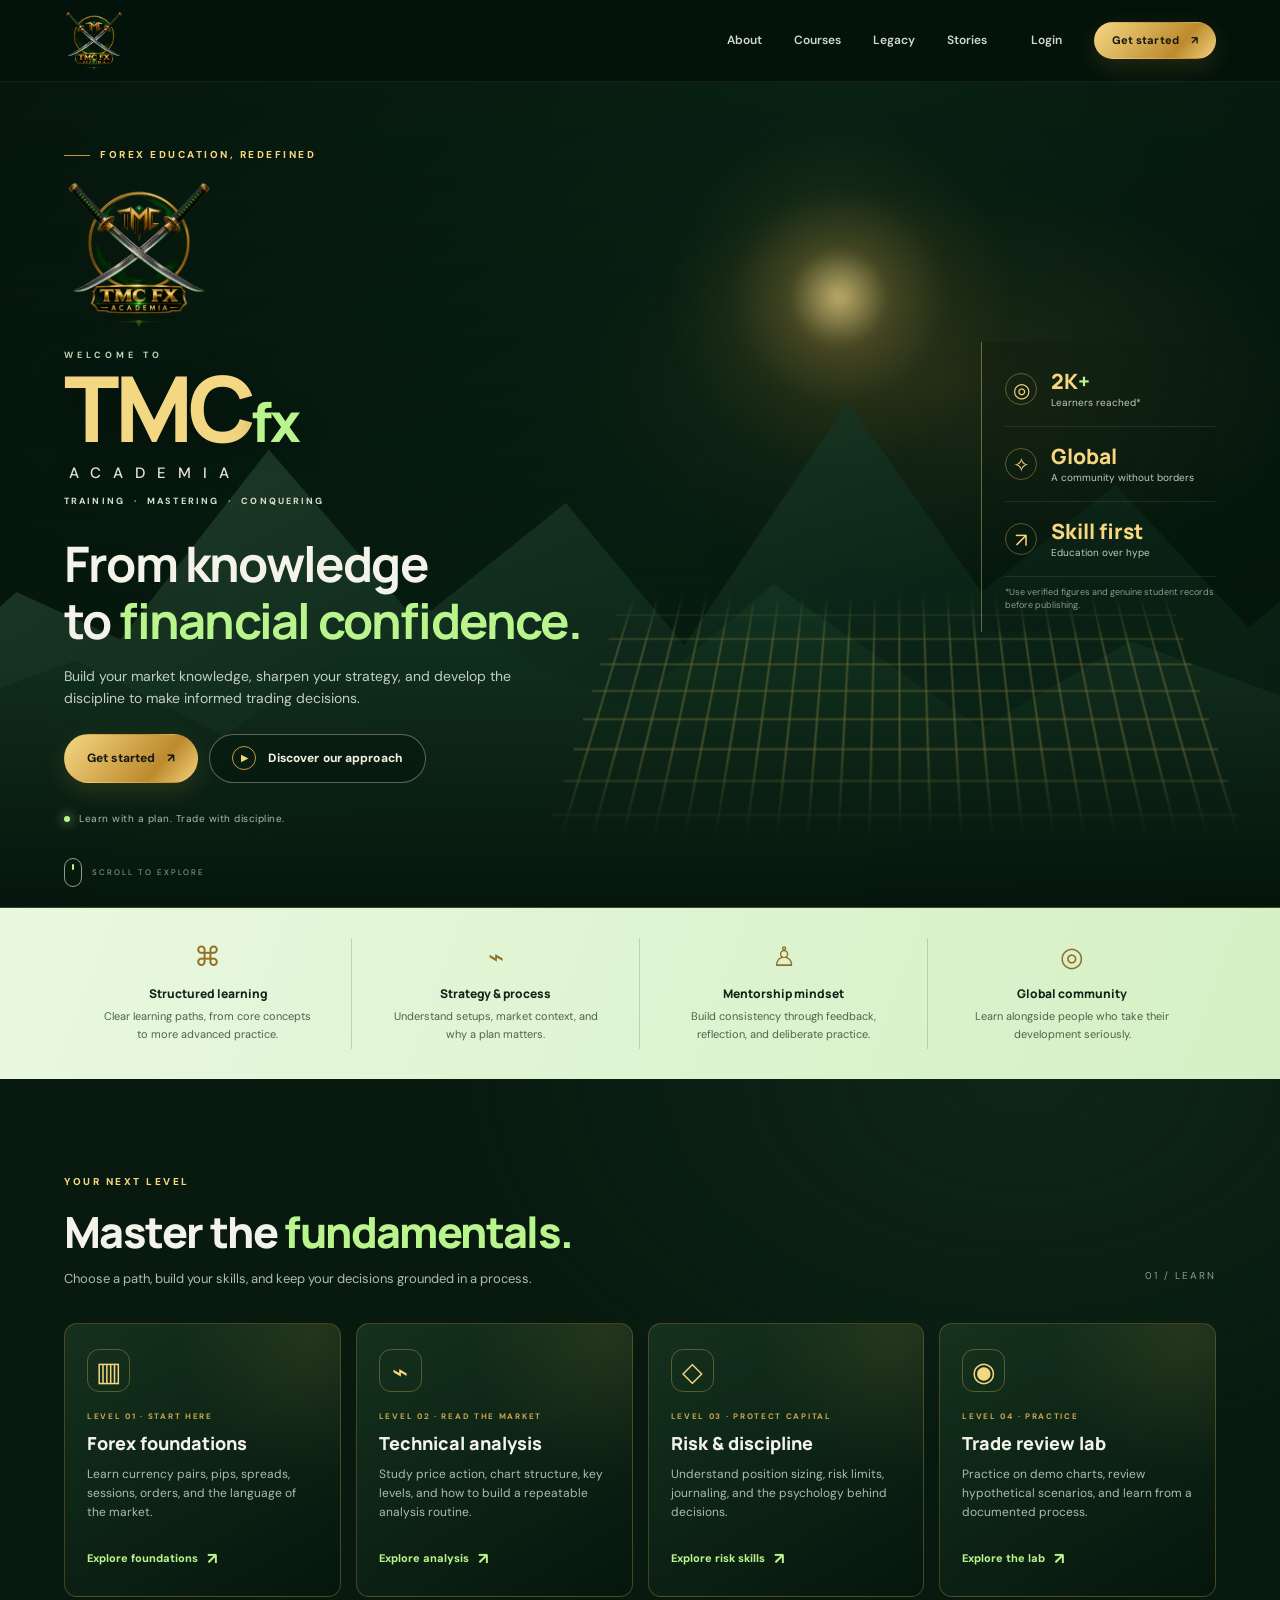
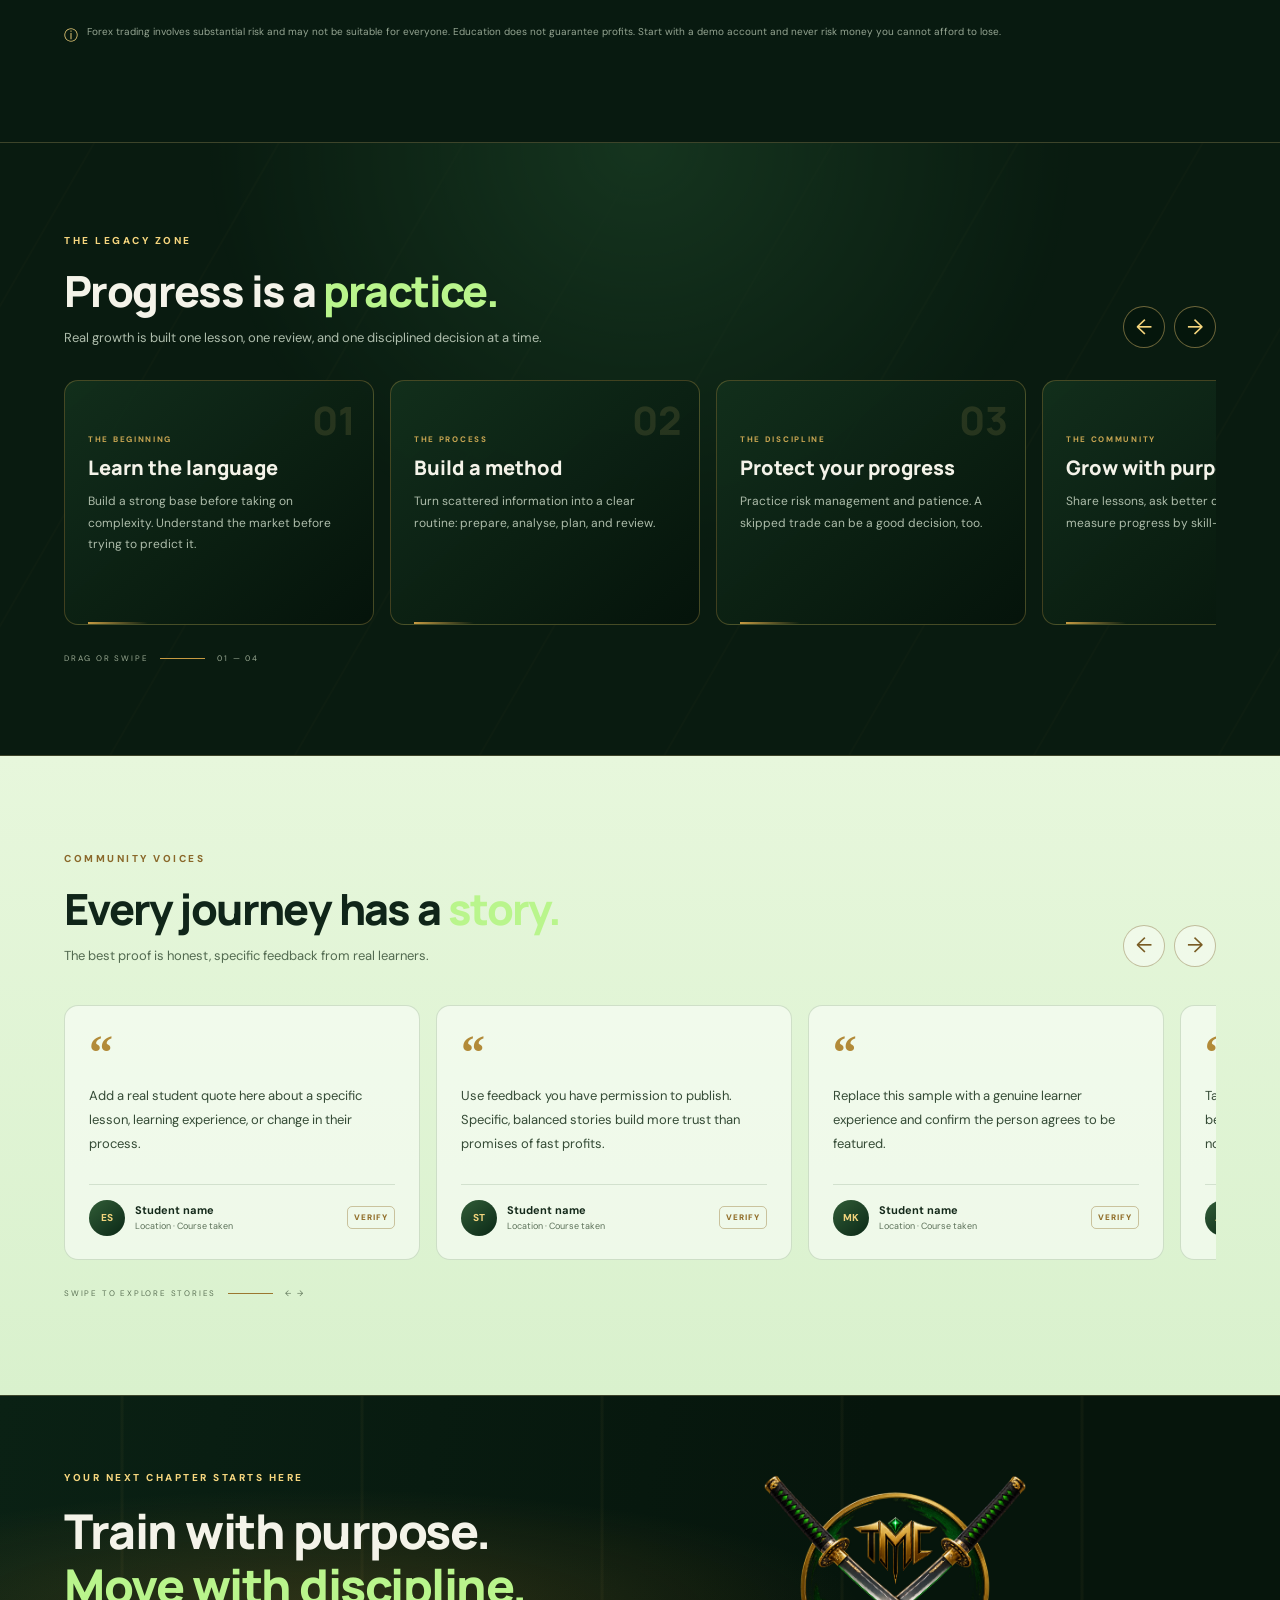
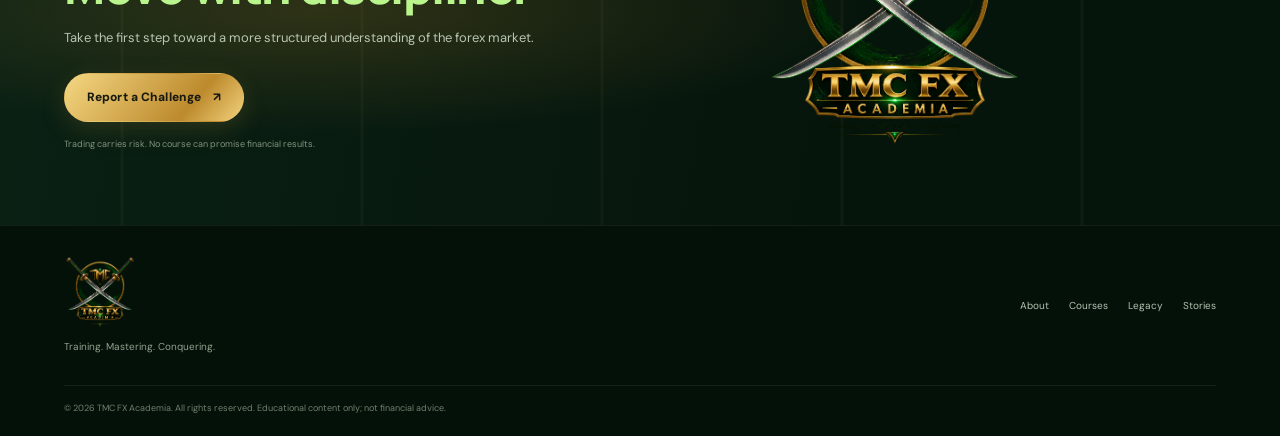
<file: index.html>
<!doctype html>
<html lang="en">
<head>
  <meta charset="utf-8">
  <meta name="viewport" content="width=device-width, initial-scale=1">
  <meta name="theme-color" content="#07180f">
  <meta name="description" content="TMC FX Academia — Training. Mastering. Conquering. Practical forex education for traders building skill, discipline and confidence.">
  <title>TMC FX Academia — Training. Mastering. Conquering.</title>
  <link rel="preconnect" href="https://fonts.googleapis.com">
  <link rel="preconnect" href="https://fonts.gstatic.com" crossorigin>
  <link href="https://fonts.googleapis.com/css2?family=DM+Sans:wght@400;500;600;700&family=Manrope:wght@400;500;600;700;800&display=swap" rel="stylesheet">
  <link rel="stylesheet" href="styles.css">
</head>
<body>
  <a class="skip-link" href="#main">Skip to content</a>
  <header class="site-header" id="top">
    <a class="brand" href="#top" aria-label="TMC FX Academia home">
      <img class="brand-logo" src="Assets/tmc-fx-academia-logo.png" alt="TMC FX Academia crest">
    </a>
    <button class="menu-toggle" type="button" aria-expanded="false" aria-controls="primary-nav" aria-label="Open navigation"><span></span><span></span><span></span></button>
    <nav class="primary-nav" id="primary-nav" aria-label="Main navigation">
      <a href="#about">About</a><a href="#courses">Courses</a><a href="#legacy">Legacy</a><a href="#testimonials">Stories</a>
      <a class="nav-login" href="login.html">Login</a><a class="button button-gold button-small" href="signup.html">Get started <span aria-hidden="true">↗</span></a>
    </nav>
  </header>

  <main id="main">
    <section class="hero" aria-labelledby="hero-title">
      <div class="hero-sky" aria-hidden="true"><div class="sun-glow"></div><div class="mountain mountain-back"></div><div class="mountain mountain-front"></div><div class="city-lights"></div></div>
      <div class="hero-grid">
        <div class="hero-copy">
          <p class="eyebrow"><span class="eyebrow-line"></span> Forex education, redefined</p>
          <div class="hero-emblem"><img class="full-brand-logo" src="Assets/tmc-fx-academia-logo.png" alt="TMC FX Academia gold and green katana crest"></div>
          <p class="hero-overline">WELCOME TO</p>
          <h1 id="hero-title">TMC<span>fx</span><small>ACADEMIA</small></h1>
          <p class="motto">TRAINING <i>·</i> MASTERING <i>·</i> CONQUERING</p>
          <h2>From knowledge<br>to <span>financial confidence.</span></h2>
          <p class="hero-description">Build your market knowledge, sharpen your strategy, and develop the discipline to make informed trading decisions.</p>
          <div class="hero-actions"><a class="button button-gold" href="signup.html">Get started <span aria-hidden="true">↗</span></a><a class="button button-glass" href="#about"><span class="play-icon" aria-hidden="true">▶</span> Discover our approach</a></div>
          <div class="hero-note"><span class="note-dot"></span> Learn with a plan. Trade with discipline.</div>
        </div>
        <aside class="hero-stats" aria-label="Academy highlights">
          <div class="stat"><span class="stat-icon" aria-hidden="true">◎</span><div><strong>2K<span>+</span></strong><small>Learners reached*</small></div></div>
          <div class="stat"><span class="stat-icon" aria-hidden="true">✧</span><div><strong>Global</strong><small>A community without borders</small></div></div>
          <div class="stat"><span class="stat-icon" aria-hidden="true">↗</span><div><strong>Skill first</strong><small>Education over hype</small></div></div>
          <p class="stat-disclaimer">*Use verified figures and genuine student records before publishing.</p>
        </aside>
      </div>
      <a class="scroll-cue" href="#about"><span></span> SCROLL TO EXPLORE</a>
    </section>

    <section class="principles" id="about" aria-label="Our learning principles">
      <article class="principle"><span class="principle-icon" aria-hidden="true">⌘</span><h3>Structured learning</h3><p>Clear learning paths, from core concepts to more advanced practice.</p></article>
      <article class="principle"><span class="principle-icon" aria-hidden="true">⌁</span><h3>Strategy &amp; process</h3><p>Understand setups, market context, and why a plan matters.</p></article>
      <article class="principle"><span class="principle-icon" aria-hidden="true">♙</span><h3>Mentorship mindset</h3><p>Build consistency through feedback, reflection, and deliberate practice.</p></article>
      <article class="principle"><span class="principle-icon" aria-hidden="true">◎</span><h3>Global community</h3><p>Learn alongside people who take their development seriously.</p></article>
    </section>

    <section class="section courses-section" id="courses">
      <div class="section-heading"><div><p class="eyebrow">YOUR NEXT LEVEL</p><h2>Master the <span>fundamentals.</span></h2><p class="section-intro">Choose a path, build your skills, and keep your decisions grounded in a process.</p></div><span class="section-index">01 / LEARN</span></div>
      <div class="course-grid">
        <article class="course-card"><div class="course-symbol" aria-hidden="true">▥</div><p class="course-level">LEVEL 01 · START HERE</p><h3>Forex foundations</h3><p>Learn currency pairs, pips, spreads, sessions, orders, and the language of the market.</p><a href="#join" class="text-link">Explore foundations <span>↗</span></a></article>
        <article class="course-card"><div class="course-symbol" aria-hidden="true">⌁</div><p class="course-level">LEVEL 02 · READ THE MARKET</p><h3>Technical analysis</h3><p>Study price action, chart structure, key levels, and how to build a repeatable analysis routine.</p><a href="#join" class="text-link">Explore analysis <span>↗</span></a></article>
        <article class="course-card"><div class="course-symbol" aria-hidden="true">◇</div><p class="course-level">LEVEL 03 · PROTECT CAPITAL</p><h3>Risk &amp; discipline</h3><p>Understand position sizing, risk limits, journaling, and the psychology behind decisions.</p><a href="#join" class="text-link">Explore risk skills <span>↗</span></a></article>
        <article class="course-card"><div class="course-symbol" aria-hidden="true">◉</div><p class="course-level">LEVEL 04 · PRACTICE</p><h3>Trade review lab</h3><p>Practice on demo charts, review hypothetical scenarios, and learn from a documented process.</p><a href="#join" class="text-link">Explore the lab <span>↗</span></a></article>
      </div>
      <p class="risk-note"><span aria-hidden="true">ⓘ</span> Forex trading involves substantial risk and may not be suitable for everyone. Education does not guarantee profits. Start with a demo account and never risk money you cannot afford to lose.</p>
    </section>

    <section class="legacy-section" id="legacy">
      <div class="legacy-backdrop" aria-hidden="true"></div>
      <div class="legacy-content">
        <div class="section-heading legacy-heading"><div><p class="eyebrow">THE LEGACY ZONE</p><h2>Progress is a <span>practice.</span></h2><p class="section-intro">Real growth is built one lesson, one review, and one disciplined decision at a time.</p></div><div class="carousel-controls"><button class="icon-button" type="button" data-scroll="legacy-track" data-direction="-1" aria-label="Scroll legacy cards left">←</button><button class="icon-button" type="button" data-scroll="legacy-track" data-direction="1" aria-label="Scroll legacy cards right">→</button></div></div>
        <div class="horizontal-track legacy-track" id="legacy-track" tabindex="0" aria-label="Legacy milestones; scroll horizontally">
          <article class="legacy-card"><span class="legacy-number">01</span><p class="course-level">THE BEGINNING</p><h3>Learn the language</h3><p>Build a strong base before taking on complexity. Understand the market before trying to predict it.</p><span class="legacy-line"></span></article>
          <article class="legacy-card"><span class="legacy-number">02</span><p class="course-level">THE PROCESS</p><h3>Build a method</h3><p>Turn scattered information into a clear routine: prepare, analyse, plan, and review.</p><span class="legacy-line"></span></article>
          <article class="legacy-card"><span class="legacy-number">03</span><p class="course-level">THE DISCIPLINE</p><h3>Protect your progress</h3><p>Practice risk management and patience. A skipped trade can be a good decision, too.</p><span class="legacy-line"></span></article>
          <article class="legacy-card"><span class="legacy-number">04</span><p class="course-level">THE COMMUNITY</p><h3>Grow with purpose</h3><p>Share lessons, ask better questions, and measure progress by skill—not by hype.</p><span class="legacy-line"></span></article>
        </div>
        <div class="track-hint"><span>DRAG OR SWIPE</span><span class="hint-rule"></span><span>01 — 04</span></div>
      </div>
    </section>

    <section class="section testimonials-section" id="testimonials">
      <div class="section-heading"><div><p class="eyebrow">COMMUNITY VOICES</p><h2>Every journey has a <span>story.</span></h2><p class="section-intro">The best proof is honest, specific feedback from real learners.</p></div><div class="carousel-controls"><button class="icon-button" type="button" data-scroll="testimonial-track" data-direction="-1" aria-label="Scroll testimonials left">←</button><button class="icon-button" type="button" data-scroll="testimonial-track" data-direction="1" aria-label="Scroll testimonials right">→</button></div></div>
      <div class="horizontal-track testimonial-track" id="testimonial-track" tabindex="0" aria-label="Student testimonials; scroll horizontally">
        <article class="testimonial-card"><div class="quote-mark">“</div><p class="quote-text">Add a real student quote here about a specific lesson, learning experience, or change in their process.</p><div class="reviewer"><span class="reviewer-avatar">ES</span><div><strong>Student name</strong><small>Location · Course taken</small></div><span class="verified-label">VERIFY</span></div></article>
        <article class="testimonial-card"><div class="quote-mark">“</div><p class="quote-text">Use feedback you have permission to publish. Specific, balanced stories build more trust than promises of fast profits.</p><div class="reviewer"><span class="reviewer-avatar">ST</span><div><strong>Student name</strong><small>Location · Course taken</small></div><span class="verified-label">VERIFY</span></div></article>
        <article class="testimonial-card"><div class="quote-mark">“</div><p class="quote-text">Replace this sample with a genuine learner experience and confirm the person agrees to be featured.</p><div class="reviewer"><span class="reviewer-avatar">MK</span><div><strong>Student name</strong><small>Location · Course taken</small></div><span class="verified-label">VERIFY</span></div></article>
        <article class="testimonial-card"><div class="quote-mark">“</div><p class="quote-text">Talk about confidence in the learning process, better preparation, or improved risk awareness—not guaranteed returns.</p><div class="reviewer"><span class="reviewer-avatar">AO</span><div><strong>Student name</strong><small>Location · Course taken</small></div><span class="verified-label">VERIFY</span></div></article>
      </div>
      <div class="track-hint"><span>SWIPE TO EXPLORE STORIES</span><span class="hint-rule"></span><span>← →</span></div>
    </section>

    <section class="join-section" id="join">
      <div class="join-glow" aria-hidden="true"></div><div class="join-inner"><p class="eyebrow">YOUR NEXT CHAPTER STARTS HERE</p><h2>Train with purpose.<br><span>Move with discipline.</span></h2><p>Take the first step toward a more structured understanding of the forex market.</p><a class="button button-gold" href="mailto:kingscalesd@gmail.com?subject=TMC%20FX%20Academia%20%E2%80%94%20Report%20a%20Challenge&body=Hello%20TMC%20FX%20Academia%2C%0A%0AI%20would%20like%20to%20share%20a%20challenge%20I%27m%20facing%20with%20my%20forex%20learning.%0A%0AMy%20challenge%3A%20%0A%0AWhat%20I%20need%20help%20with%3A%20">Report a Challenge <span aria-hidden="true">↗</span></a><small>Trading carries risk. No course can promise financial results.</small></div><div class="join-seal"><img class="full-brand-logo" src="Assets/tmc-fx-academia-logo.png" alt="TMC FX Academia gold and green katana crest"></div>
    </section>
  </main>

  <footer class="site-footer"><a class="brand footer-brand" href="#top" aria-label="TMC FX Academia home"><img class="brand-logo footer-logo" src="Assets/tmc-fx-academia-logo.png" alt="TMC FX Academia crest"></a><p>Training. Mastering. Conquering.</p><nav aria-label="Footer navigation"><a href="#about">About</a><a href="#courses">Courses</a><a href="#legacy">Legacy</a><a href="#testimonials">Stories</a></nav><p class="footer-legal">© <span id="year"></span> TMC FX Academia. All rights reserved. Educational content only; not financial advice.</p></footer>
  <script src="script.js" defer></script>
</body>
</html>
</file>
<file: styles.css>
:root{--forest:#06170e;--forest-2:#0a2115;--forest-3:#102c1b;--green:#b9f58c;--green-soft:#e4f7d6;--gold:#c69a42;--gold-light:#f6d67e;--chrome:#cbd0c5;--ink:#f4f3e9;--muted:#b4c1b1;--line:rgba(214,190,120,.25);--max:1200px;--radius:18px;--shadow:0 24px 70px rgba(0,0,0,.25)}
*{box-sizing:border-box}html{scroll-behavior:smooth;scroll-padding-top:86px}body{margin:0;background:var(--forest);color:var(--ink);font-family:'DM Sans',sans-serif;line-height:1.6;-webkit-font-smoothing:antialiased}body.menu-open{overflow:hidden}a{color:inherit;text-decoration:none}button{font:inherit}.skip-link{position:absolute;top:-60px;left:12px;z-index:100;background:var(--green);color:#07180f;padding:10px 14px;border-radius:8px}.skip-link:focus{top:12px}:focus-visible{outline:2px solid var(--green);outline-offset:4px}.site-header{height:82px;position:sticky;top:0;z-index:50;display:flex;align-items:center;justify-content:space-between;padding:0 max(5vw,24px);background:rgba(4,18,11,.9);backdrop-filter:blur(16px);border-bottom:1px solid rgba(255,255,255,.07)}.brand{display:inline-flex;align-items:center;gap:10px;flex-shrink:0}.brand-mark{width:39px;height:38px;position:relative;display:grid;place-items:center}.brand-monogram{position:relative;z-index:2;display:grid;place-items:center;width:18px;height:18px;border:1px solid var(--gold-light);border-radius:50%;background:var(--forest);color:var(--gold-light);font:800 10px Manrope,sans-serif}.blade{position:absolute;width:36px;height:2px;top:16px;background:linear-gradient(90deg,#6e5426,#f7df9b,#cbd0c5);border-radius:4px}.blade:after{content:'';position:absolute;width:4px;height:7px;background:#d7b45e;top:-2px;right:3px}.blade-left{transform:rotate(38deg);left:-5px}.blade-right{transform:rotate(-38deg);right:-5px}.brand-word{font-family:Manrope,sans-serif;font-weight:800;font-size:23px;line-height:1;letter-spacing:-1.4px;color:var(--gold-light)}.brand-word>span{color:var(--green);font-size:.75em}.brand-word small{display:block;font-family:'DM Sans',sans-serif;font-size:8px;letter-spacing:4px;color:#e5ddc4;text-align:center;margin-top:5px}.primary-nav{display:flex;align-items:center;gap:clamp(16px,2.5vw,34px);font-size:12px;font-weight:600}.primary-nav>a:not(.button){color:#d2dacf;transition:color .2s}.primary-nav>a:not(.button):hover{color:var(--green)}.nav-login{margin-left:12px}.button{display:inline-flex;align-items:center;justify-content:center;gap:12px;min-height:49px;padding:0 22px;border-radius:999px;font-size:12px;font-weight:800;letter-spacing:.01em;transition:transform .2s,box-shadow .2s,background .2s;border:1px solid transparent;cursor:pointer}.button:hover{transform:translateY(-2px)}.button-gold{color:#17190f;background:linear-gradient(130deg,#f4d782,#bd8a2d 70%,#f2d27c);box-shadow:0 8px 25px rgba(198,154,66,.17)}.button-gold:hover{box-shadow:0 10px 30px rgba(198,154,66,.3)}.button-small{min-height:37px;padding:0 17px;font-size:11px}.button-glass{border-color:rgba(230,224,194,.38);background:rgba(4,19,11,.45);color:#f3f0df}.play-icon{display:grid;place-items:center;width:24px;height:24px;border:1px solid var(--gold);border-radius:50%;font-size:9px;color:var(--gold-light)}.menu-toggle{display:none}
.hero{position:relative;isolation:isolate;overflow:hidden;min-height:670px;background:radial-gradient(ellipse at 74% 37%,rgba(198,154,66,.17),transparent 27%),linear-gradient(112deg,#07180f 0%,#0a2516 53%,#07170e 100%);border-bottom:1px solid var(--line)}.hero-sky{position:absolute;inset:0;z-index:-1;overflow:hidden;opacity:.94;background:linear-gradient(180deg,rgba(4,16,9,.1),rgba(5,19,11,.5) 65%,#07180f 100%)}.sun-glow{position:absolute;width:370px;height:370px;right:20%;top:30px;border-radius:50%;background:radial-gradient(circle,rgba(255,224,141,.78) 0,rgba(213,165,73,.27) 19%,rgba(163,121,44,.08) 42%,transparent 68%);filter:blur(5px)}.mountain{position:absolute;inset:auto -8% 0 -8%;height:72%;clip-path:polygon(0 65%,8% 47%,15% 55%,25% 23%,35% 52%,45% 32%,53% 56%,64% 15%,73% 47%,82% 29%,91% 53%,100% 34%,100% 100%,0 100%)}.mountain-back{background:linear-gradient(155deg,#315139,#0d2a1b 58%,#081a10);opacity:.8}.mountain-front{height:46%;clip-path:polygon(0 52%,12% 35%,22% 55%,35% 20%,49% 48%,59% 15%,73% 53%,83% 30%,100% 54%,100% 100%,0 100%);background:linear-gradient(180deg,#183c26,#06150c);opacity:.95}.city-lights{position:absolute;right:6%;bottom:10%;width:48%;height:30%;opacity:.4;background:repeating-linear-gradient(90deg,transparent 0 12px,rgba(247,207,99,.6) 13px 14px,transparent 15px 27px),repeating-linear-gradient(0deg,transparent 0 16px,rgba(247,207,99,.5) 17px 18px,transparent 19px 29px);mask-image:linear-gradient(transparent,#000 25%,#000 70%,transparent);transform:perspective(260px) rotateX(15deg);filter:blur(.3px)}.hero-grid{width:min(var(--max),90%);margin:auto;display:grid;grid-template-columns:minmax(0,1fr) 235px;gap:70px;align-items:center;min-height:670px;padding:65px 0 80px}.hero-copy{max-width:700px}.eyebrow{display:flex;align-items:center;gap:10px;color:var(--gold-light);font-size:10px;font-weight:800;letter-spacing:2.5px;text-transform:uppercase;margin:0 0 17px}.eyebrow-line{width:26px;height:1px;background:var(--gold)}.hero-emblem{height:67px;display:flex;align-items:center;position:relative;width:170px;margin:10px 0 0 7px}.emblem-monogram{position:relative;z-index:2;padding:4px 7px;border:1px solid rgba(246,214,126,.8);border-radius:5px;background:rgba(7,24,15,.9);color:#f6d67e;font:800 12px Manrope,sans-serif;letter-spacing:1px;box-shadow:0 0 20px #d7b35b33}.katana{position:absolute;left:7px;top:31px;width:66px;height:3px;border-radius:5px;background:linear-gradient(90deg,#9a742d,#fff0bd,#cbd0c5);transform:rotate(34deg)}.katana:before{content:'';position:absolute;left:5px;top:-5px;width:2px;height:13px;background:#d7b65d}.katana-a{transform:rotate(34deg)}.katana-b{left:47px;transform:rotate(-34deg)}.hero-overline{margin:8px 0 0;color:#c4d0b8;font-size:9px;letter-spacing:4px;font-weight:700}.hero h1{font-family:Manrope,sans-serif;font-size:clamp(52px,7.2vw,91px);letter-spacing:-5px;line-height:.94;margin:3px 0 0;font-weight:800;text-shadow:0 5px 30px #0005;color:#f4d783}.hero h1>span{font-size:.6em;color:var(--green);letter-spacing:-2px}.hero h1 small{display:block;font-family:'DM Sans',sans-serif;font-size:15px;letter-spacing:12px;color:#e7e4d1;font-weight:500;margin:15px 0 0 5px}.motto{font-size:9px;letter-spacing:2.1px;font-weight:800;color:#d7dec9;margin:14px 0 28px}.motto i{font-style:normal;color:var(--gold-light);margin:0 5px}.hero h2{font:700 clamp(30px,4.2vw,49px)/1.16 Manrope,sans-serif;letter-spacing:-1.8px;margin:0 0 15px}.hero h2 span,.section-heading h2 span,.join-inner h2 span{color:var(--green)}.hero-description{max-width:460px;color:#c2cec0;font-size:14px;margin:0 0 24px}.hero-actions{display:flex;flex-wrap:wrap;gap:11px}.hero-note{display:flex;align-items:center;gap:9px;margin-top:28px;color:#aebdab;font-size:10px;letter-spacing:.5px}.note-dot{width:6px;height:6px;border-radius:50%;background:var(--green);box-shadow:0 0 12px var(--green)}.hero-stats{align-self:center;border-left:1px solid rgba(237,209,133,.4);padding:10px 0 10px 23px;background:linear-gradient(90deg,rgba(4,18,10,.2),transparent)}.stat{display:flex;align-items:center;gap:14px;padding:15px 0;border-bottom:1px solid rgba(255,255,255,.09)}.stat-icon{width:32px;height:32px;display:grid;place-items:center;border:1px solid rgba(216,181,94,.4);border-radius:50%;font-size:20px;color:var(--gold-light)}.stat strong{display:block;font:800 21px Manrope;color:var(--gold-light)}.stat strong span{color:var(--green)}.stat small{display:block;color:#c1cdbb;font-size:10px}.stat-disclaimer{color:#8d9b89;font-size:9px;line-height:1.5}.scroll-cue{position:absolute;bottom:20px;left:5%;display:flex;align-items:center;gap:10px;color:#98a794;font-size:8px;letter-spacing:2px}.scroll-cue span{width:18px;height:29px;border:1px solid #8fa07e;border-radius:12px;position:relative}.scroll-cue span:after{content:'';position:absolute;width:2px;height:6px;top:5px;left:7px;background:var(--green);border-radius:2px;animation:scroll 1.6s infinite}@keyframes scroll{0%{transform:translateY(0);opacity:1}100%{transform:translateY(9px);opacity:0}}
.principles{display:grid;grid-template-columns:repeat(4,1fr);background:linear-gradient(110deg,#e9f8df,#d5f0c5);color:#112619;padding:30px max(5vw,24px);gap:0}.principle{padding:5px 24px;text-align:center;border-right:1px solid rgba(33,65,32,.19)}.principle:last-child{border:0}.principle-icon{font-size:27px;line-height:1;color:#947027}.principle h3{font:800 12px Manrope;margin:12px 0 6px}.principle p{font-size:11px;color:#4e634c;max-width:220px;margin:0 auto}.section{padding:95px max(5vw,24px);max-width:1440px;margin:0 auto}.courses-section{max-width:none;background:radial-gradient(ellipse at 80% 0%,rgba(33,75,43,.25),transparent 40%),#081a10}.section-heading{display:flex;justify-content:space-between;align-items:end;gap:30px;margin-bottom:34px}.section-heading h2{font:800 clamp(29px,4vw,43px)/1.16 Manrope,sans-serif;letter-spacing:-1.6px;margin:0 0 12px}.section-intro{color:#aebdac;max-width:570px;font-size:13px;margin:0}.section-index{font-size:10px;letter-spacing:2px;color:#8d9c88;white-space:nowrap;padding-bottom:5px}.course-grid{display:grid;grid-template-columns:repeat(4,minmax(0,1fr));gap:15px}.course-card{position:relative;overflow:hidden;min-height:260px;padding:25px 22px;border:1px solid rgba(198,154,66,.32);border-radius:13px;background:linear-gradient(150deg,rgba(26,59,35,.72),rgba(6,22,13,.9));transition:transform .25s,border-color .25s,background .25s}.course-card:before{content:'';position:absolute;inset:0;pointer-events:none;background:radial-gradient(circle at 90% 5%,rgba(189,151,64,.12),transparent 38%)}.course-card:hover{transform:translateY(-5px);border-color:rgba(246,214,126,.75);background:linear-gradient(150deg,rgba(35,74,43,.9),rgba(6,22,13,.94))}.course-symbol{width:43px;height:43px;display:grid;place-items:center;border:1px solid rgba(220,181,83,.35);border-radius:12px;color:var(--gold-light);font-size:27px;margin-bottom:18px}.course-level{color:#c6a451;font-size:8px;letter-spacing:1.7px;font-weight:800;margin:0 0 8px}.course-card h3,.legacy-card h3{font:800 18px Manrope;margin:0 0 10px}.course-card>p:not(.course-level),.legacy-card>p:not(.course-level){font-size:12px;color:#adbcaa;margin:0 0 21px}.text-link{display:inline-flex;gap:9px;align-items:center;color:var(--green);font-size:11px;font-weight:800;margin-top:auto}.text-link span{font-size:16px;transition:transform .2s}.text-link:hover span{transform:translate(3px,-3px)}.risk-note{max-width:1000px;margin:27px 0 0;color:#95a592;font-size:10px;display:flex;gap:9px;align-items:flex-start}.risk-note span{color:var(--gold-light);font-size:14px}.legacy-section{position:relative;isolation:isolate;overflow:hidden;background:#091b10;border-block:1px solid var(--line)}.legacy-backdrop{position:absolute;inset:0;z-index:-1;opacity:.35;background:radial-gradient(ellipse at 50% 0%,#2d653b,transparent 48%),repeating-linear-gradient(120deg,transparent 0 80px,rgba(217,179,83,.06) 81px 82px,transparent 83px 160px)}.legacy-content{padding:90px max(5vw,24px);max-width:1440px;margin:auto}.legacy-heading{margin-bottom:28px}.carousel-controls{display:flex;gap:9px;flex-shrink:0}.icon-button{width:42px;height:42px;display:grid;place-items:center;border-radius:50%;border:1px solid rgba(219,188,108,.48);background:rgba(5,20,12,.7);color:var(--gold-light);font-size:21px;cursor:pointer;transition:background .2s,color .2s,transform .2s}.icon-button:hover{background:var(--gold-light);color:#0a1a0f;transform:translateY(-2px)}.horizontal-track{display:flex;gap:16px;overflow-x:auto;overscroll-behavior-inline:contain;scroll-snap-type:x mandatory;scroll-behavior:smooth;padding:4px 2px 17px;scrollbar-width:thin;scrollbar-color:#94752f #112619}.horizontal-track::-webkit-scrollbar{height:5px}.horizontal-track::-webkit-scrollbar-track{background:#112619;border-radius:9px}.horizontal-track::-webkit-scrollbar-thumb{background:#94752f;border-radius:9px}.legacy-card{position:relative;flex:0 0 clamp(245px,27%,310px);min-height:245px;padding:27px 23px;border:1px solid rgba(201,166,78,.3);border-radius:14px;background:linear-gradient(140deg,rgba(19,48,28,.93),rgba(5,19,11,.96));scroll-snap-align:start;overflow:hidden}.legacy-number{position:absolute;right:17px;top:12px;font:800 39px Manrope;color:rgba(234,202,119,.13)}.legacy-card .course-level{margin-top:25px}.legacy-card h3{font-size:20px}.legacy-card>p:not(.course-level){line-height:1.8}.legacy-line{position:absolute;left:23px;bottom:0;width:60px;height:2px;background:linear-gradient(90deg,var(--gold),transparent)}.track-hint{display:flex;align-items:center;gap:12px;margin-top:10px;color:#9aa993;font-size:8px;letter-spacing:1.8px}.hint-rule{width:45px;height:1px;background:var(--gold)}.testimonials-section{max-width:none;background:linear-gradient(180deg,#e7f7dc,#d9f1cd);color:#102519}.testimonials-section .eyebrow{color:#8a682a}.testimonials-section .section-intro{color:#526a50}.testimonials-section .icon-button{background:rgba(255,255,255,.45);color:#795c24;border-color:rgba(124,99,42,.4)}.testimonials-section .icon-button:hover{background:#b88b37;color:#fff}.testimonial-track{scrollbar-color:#a5853d #c7e4ba}.testimonial-track::-webkit-scrollbar-track{background:#c7e4ba}.testimonial-track::-webkit-scrollbar-thumb{background:#a5853d}.testimonial-card{flex:0 0 clamp(270px,31%,360px);min-height:255px;padding:23px 24px;background:rgba(255,255,255,.53);border:1px solid rgba(54,102,43,.18);border-radius:14px;scroll-snap-align:start;display:flex;flex-direction:column}.quote-mark{font:700 48px/1 Georgia,serif;color:#b28a38;height:42px}.quote-text{font-size:13px;line-height:1.85;color:#354b36;flex:1}.reviewer{display:flex;align-items:center;gap:10px;border-top:1px solid rgba(41,78,35,.14);padding-top:15px;margin-top:12px}.reviewer-avatar{width:36px;height:36px;display:grid;place-items:center;border-radius:50%;background:linear-gradient(140deg,#315d37,#0b2816);color:#f2d47d;font-size:10px;font-weight:800}.reviewer strong{display:block;font-size:11px;color:#14291a}.reviewer small{display:block;font-size:9px;color:#5c7159}.verified-label{margin-left:auto;color:#92702c;font-size:8px;letter-spacing:1px;font-weight:900;border:1px solid rgba(146,112,44,.4);padding:4px 6px;border-radius:5px}.testimonials-section .track-hint{color:#5d7357}.testimonials-section .hint-rule{background:#9b772f}
.join-section{position:relative;isolation:isolate;overflow:hidden;min-height:365px;padding:74px max(5vw,24px);display:flex;align-items:center;justify-content:space-between;gap:40px;background:radial-gradient(ellipse at 25% 50%,rgba(183,130,42,.22),transparent 40%),linear-gradient(100deg,#0a2114,#06150c 65%);border-top:1px solid var(--line)}.join-glow{position:absolute;z-index:-1;inset:0;background:repeating-linear-gradient(90deg,transparent 0 120px,rgba(219,180,86,.045) 121px 123px,transparent 124px 240px)}.join-inner{max-width:620px}.join-inner h2{font:800 clamp(32px,4.3vw,48px)/1.15 Manrope;letter-spacing:-1.5px;margin:0 0 15px}.join-inner>p:not(.eyebrow){max-width:490px;color:#b7c5b2;font-size:13px;margin:0 0 24px}.join-inner>small{display:block;margin-top:15px;color:#82927e;font-size:9px}.join-seal{width:250px;flex-shrink:0;text-align:center;padding:20px;border:1px solid rgba(209,171,79,.32);border-radius:50%;aspect-ratio:1;display:flex;flex-direction:column;justify-content:center;align-items:center;background:radial-gradient(circle,rgba(198,154,66,.12),rgba(7,24,14,.1) 65%)}.seal-katana{position:relative;display:block;width:64px;height:44px;margin-bottom:4px}.seal-blade{position:absolute;left:8px;top:20px;width:50px;height:3px;border-radius:3px;background:linear-gradient(90deg,#9a742d,#fff0bd,#cbd0c5)}.seal-blade:after{content:"";position:absolute;left:4px;top:-5px;width:3px;height:13px;background:#d7b65d}.seal-blade-a{transform:rotate(35deg)}.seal-blade-b{transform:rotate(-35deg)}.join-seal strong{font:800 34px Manrope;letter-spacing:-2px;color:var(--gold-light);line-height:1.1}.join-seal strong span{font-size:22px;color:var(--green)}.join-seal>small{font-size:10px;letter-spacing:5px;color:#e7e0c8;margin:5px 0 13px}.join-seal i{font-style:normal;font-size:7px;letter-spacing:1.2px;color:var(--gold-light)}.site-footer{padding:30px max(5vw,24px) 20px;display:grid;grid-template-columns:1fr auto;align-items:center;gap:18px;background:#041109;border-top:1px solid rgba(255,255,255,.06)}.footer-brand{grid-column:1}.site-footer>p:not(.footer-legal){grid-column:1;color:#91a18d;font-size:10px;margin:-7px 0 0}.site-footer nav{grid-column:2;grid-row:1/3;display:flex;gap:20px;flex-wrap:wrap;font-size:10px;color:#b5c1b1}.site-footer nav a:hover{color:var(--green)}.footer-legal{grid-column:1/-1;margin:12px 0 0;padding-top:15px;border-top:1px solid rgba(255,255,255,.07);color:#71806e;font-size:9px}
@media(min-width:1500px){.hero-grid{min-height:730px}.hero{min-height:730px}.hero-grid{padding-block:75px}}
@media(max-width:900px){.site-header{height:72px}.menu-toggle{display:flex;flex-direction:column;gap:5px;justify-content:center;align-items:center;width:42px;height:42px;border:1px solid rgba(220,188,110,.35);border-radius:50%;background:transparent;z-index:2}.menu-toggle span{width:17px;height:1.5px;background:var(--gold-light);transition:transform .2s,opacity .2s}.menu-toggle[aria-expanded="true"] span:first-child{transform:translateY(6.5px) rotate(45deg)}.menu-toggle[aria-expanded="true"] span:nth-child(2){opacity:0}.menu-toggle[aria-expanded="true"] span:last-child{transform:translateY(-6.5px) rotate(-45deg)}.primary-nav{position:fixed;inset:72px 0 auto;display:flex;align-items:stretch;flex-direction:column;gap:0;padding:15px 24px 25px;background:rgba(4,17,10,.98);border-bottom:1px solid var(--line);opacity:0;visibility:hidden;transform:translateY(-8px);transition:opacity .2s,transform .2s,visibility .2s}.primary-nav.is-open{opacity:1;visibility:visible;transform:translateY(0)}.primary-nav>a:not(.button){padding:13px 0;border-bottom:1px solid rgba(255,255,255,.06)}.nav-login{margin-left:0}.primary-nav .button{margin-top:15px}.hero-grid{grid-template-columns:1fr 190px;gap:28px;width:90%}.hero-stats{padding-left:15px}.course-grid{grid-template-columns:repeat(2,minmax(0,1fr))}.principle{padding-inline:13px}.join-seal{width:205px}.section,.legacy-content{padding-block:75px}}
@media(max-width:620px){.site-header{padding-inline:20px}.brand-word{font-size:21px}.hero{min-height:auto}.hero-grid{display:block;min-height:0;padding:57px 0 92px;width:88%}.hero-emblem{height:54px}.hero h1{font-size:clamp(55px,15vw,78px);letter-spacing:-4px}.hero h1 small{font-size:11px;letter-spacing:8px}.motto{font-size:8px;letter-spacing:1.4px;margin-bottom:25px}.hero h2{font-size:clamp(31px,8.8vw,43px)}.hero-description{font-size:13px;max-width:400px}.hero-actions{align-items:stretch;flex-direction:column;max-width:330px}.hero-actions .button{width:100%}.hero-stats{display:grid;grid-template-columns:repeat(3,1fr);gap:8px;margin-top:37px;padding:16px 0 0;border-left:0;border-top:1px solid rgba(237,209,133,.4)}.stat{display:block;border:0;padding:0}.stat-icon{width:28px;height:28px;font-size:16px;margin-bottom:7px}.stat strong{font-size:15px}.stat small{font-size:9px;line-height:1.4}.stat-disclaimer{grid-column:1/-1;margin:4px 0 0}.scroll-cue{left:6%;bottom:23px}.principles{grid-template-columns:repeat(2,1fr);padding:25px 18px;row-gap:24px}.principle{padding:5px 12px;border-right:1px solid rgba(33,65,32,.19)}.principle:nth-child(2){border-right:0}.principle:nth-child(3),.principle:nth-child(4){padding-top:17px;border-top:1px solid rgba(33,65,32,.15)}.principle p{font-size:10px}.section,.legacy-content{padding:62px 6%}.section-heading{align-items:flex-start;gap:15px;margin-bottom:25px}.section-heading h2{font-size:30px}.section-intro{font-size:12px}.section-index{display:none}.course-grid{gap:10px}.course-card{min-height:280px;padding:19px 15px}.course-symbol{width:37px;height:37px;font-size:23px;margin-bottom:14px}.course-card h3{font-size:15px}.course-card>p:not(.course-level){font-size:11px;line-height:1.7}.course-level{font-size:7px;letter-spacing:1px}.text-link{font-size:10px}.risk-note{font-size:9px;line-height:1.7}.legacy-heading{display:block}.legacy-heading .carousel-controls{margin-top:18px}.legacy-card{flex-basis:78%;min-height:235px}.testimonial-card{flex-basis:84%;min-height:260px}.testimonials-section .section-heading{display:block}.testimonials-section .carousel-controls{margin-top:18px}.join-section{padding:61px 6%;display:block}.join-inner h2{font-size:35px}.join-seal{width:180px;margin:40px auto 0}.site-footer{grid-template-columns:1fr;padding:26px 6% 18px}.site-footer nav{grid-column:1;grid-row:auto;gap:14px;margin-top:5px}.footer-legal{grid-column:1;line-height:1.7}.site-footer>p:not(.footer-legal){margin-top:-8px}}
@media(prefers-reduced-motion:reduce){*,*::before,*::after{scroll-behavior:auto!important;animation-duration:.01ms!important;animation-iteration-count:1!important;transition-duration:.01ms!important}}



/* Official prototype crest — used consistently in header, hero, join section and footer */
.brand { gap: 0; }
.brand-logo { display:block; width: auto; height: 60px; max-width: 180px; object-fit: contain; flex: 0 0 auto; }
.footer-logo { height: 72px; max-width: 190px; }
.hero-emblem { width: min(100%, 330px); margin: 4px 0 16px; display:flex; align-items:center; justify-content:flex-start; position:relative; }
.hero-emblem .full-brand-logo { display:block; width:100%; height:auto; max-height:330px; object-fit:contain; }
.join-seal { display:flex; align-items:center; justify-content:center; max-width:280px; width: min(34vw, 280px); flex:0 0 auto; margin-inline:auto; padding:0; border:0; border-radius:0; aspect-ratio:1; background:transparent; }
.join-seal .full-brand-logo { display:block; width:100%; height:auto; max-height:280px; object-fit:contain; }
@media(max-width:900px) { .brand-logo { height:54px; max-width:155px; } .footer-logo { height:66px; max-width:175px; } .hero-emblem { width:min(100%,300px); } .hero-emblem .full-brand-logo { max-height:300px; } .join-seal { width:205px; max-width:205px; } }
@media(max-width:620px) { .site-header { padding-inline:16px; } .brand-logo { height:50px; max-width:135px; } .footer-logo { height:62px; max-width:160px; } .hero-emblem { width:min(100%,260px); margin:0 auto 14px; justify-content:center; } .hero-emblem .full-brand-logo { max-height:260px; } .join-seal { width:190px; max-width:190px; margin:30px auto 0; } .join-seal .full-brand-logo { max-height:190px; } }

/* Hero crest spacing fix: keep the main prototype logo inside its own reserved area. */
.hero-emblem {
  width: min(100%, 220px);
  height: 150px;
  min-height: 150px;
  margin: 8px 0 18px;
  display: flex;
  align-items: center;
  justify-content: flex-start;
  overflow: hidden;
}
.hero-emblem .full-brand-logo {
  display: block;
  width: 100%;
  height: 100%;
  max-height: none;
  object-fit: contain;
  object-position: left center;
  flex: 0 0 auto;
}
.hero-overline { margin-top: 0; position: relative; }
@media (max-width: 900px) {
  .hero-emblem { width: min(100%, 200px); height: 135px; min-height: 135px; margin-bottom: 16px; }
}
@media (max-width: 620px) {
  .hero-emblem { width: min(100%, 175px); height: 118px; min-height: 118px; margin: 0 auto 18px; justify-content: center; }
  .hero-emblem .full-brand-logo { object-position: center; }
}
</file>
